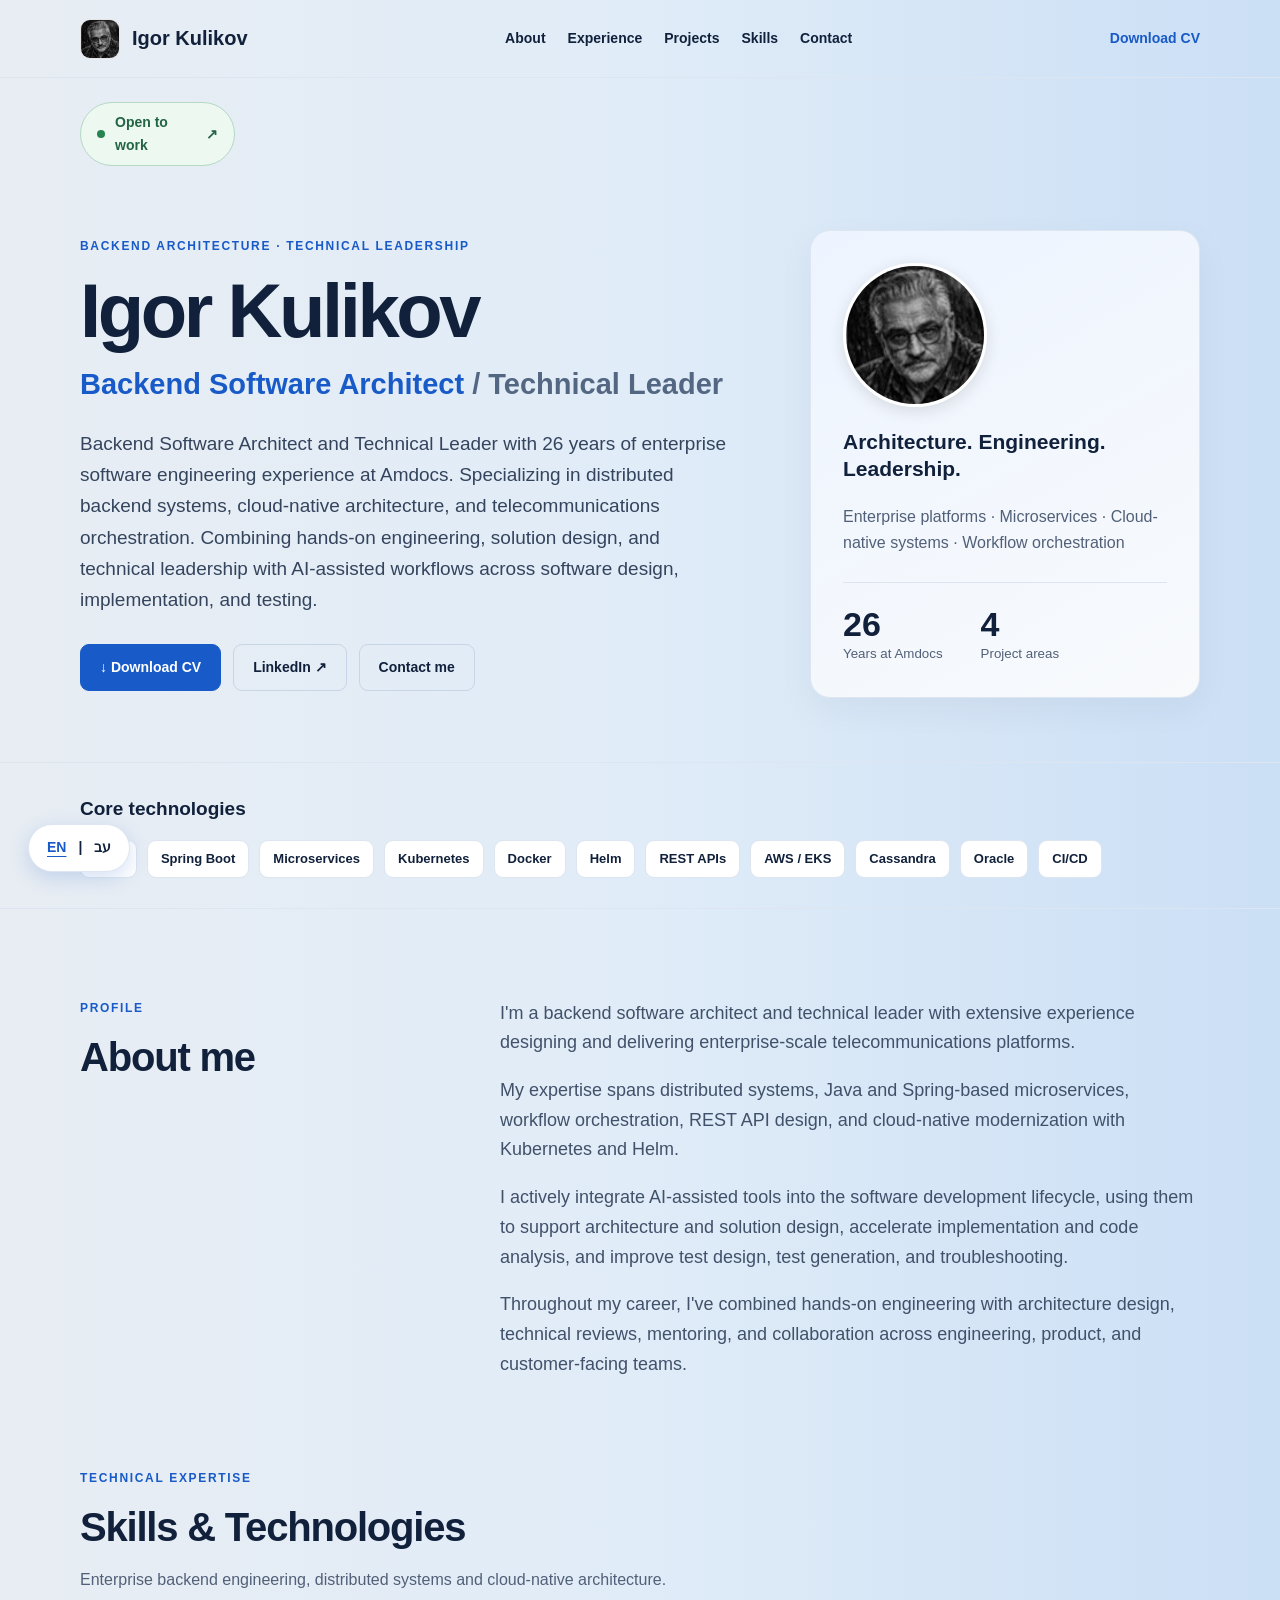
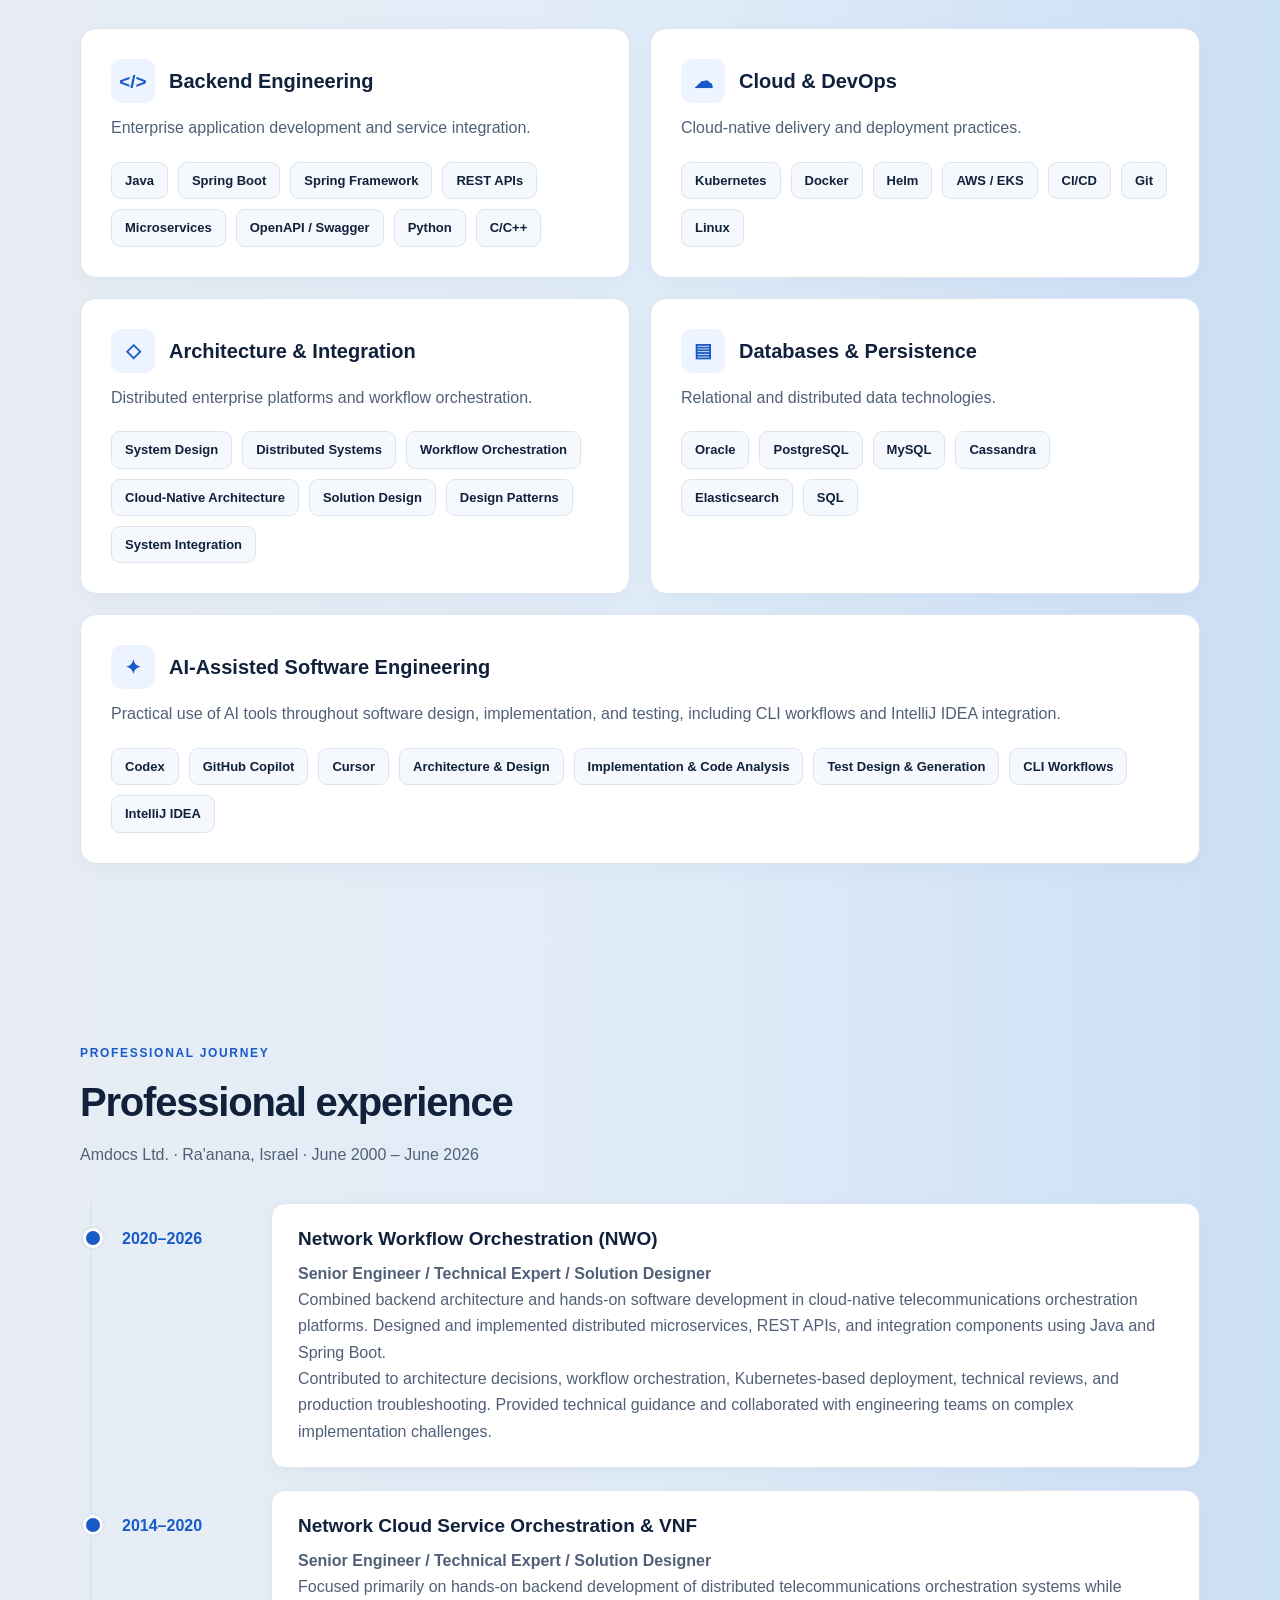
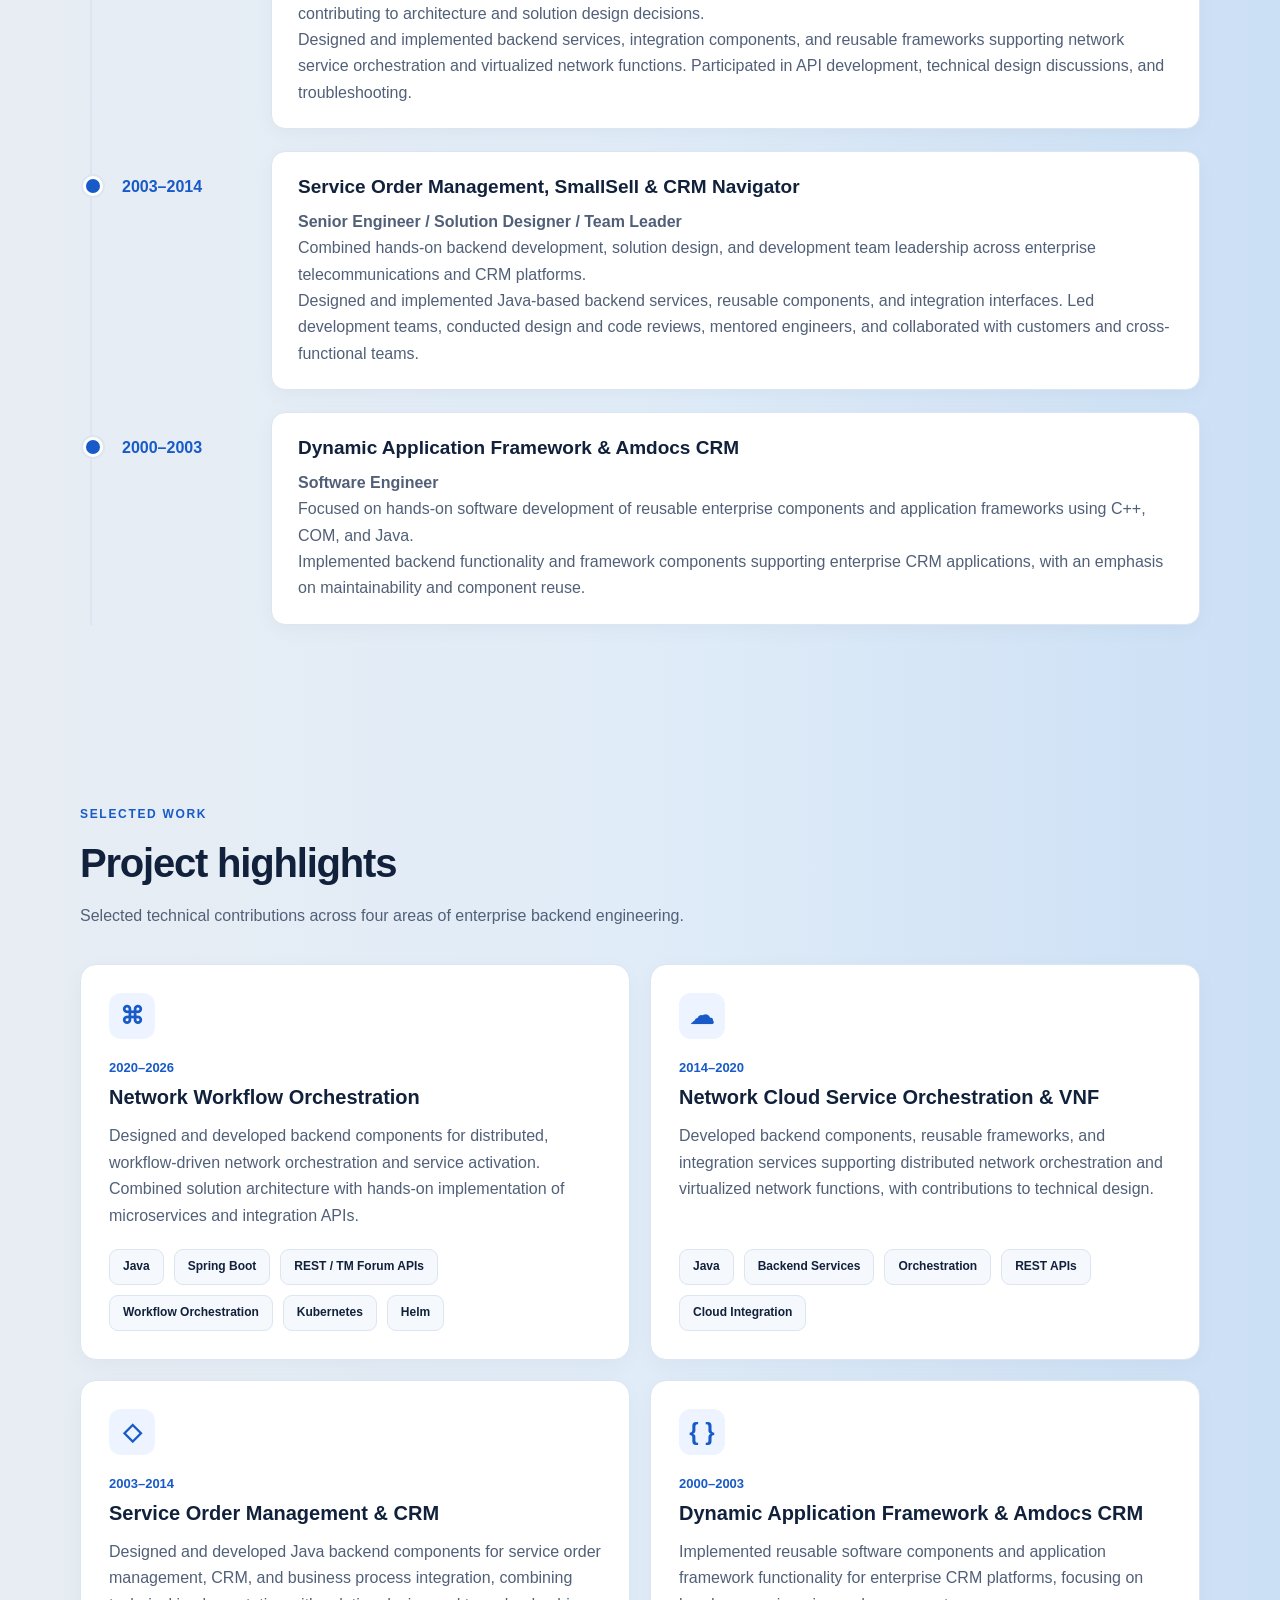
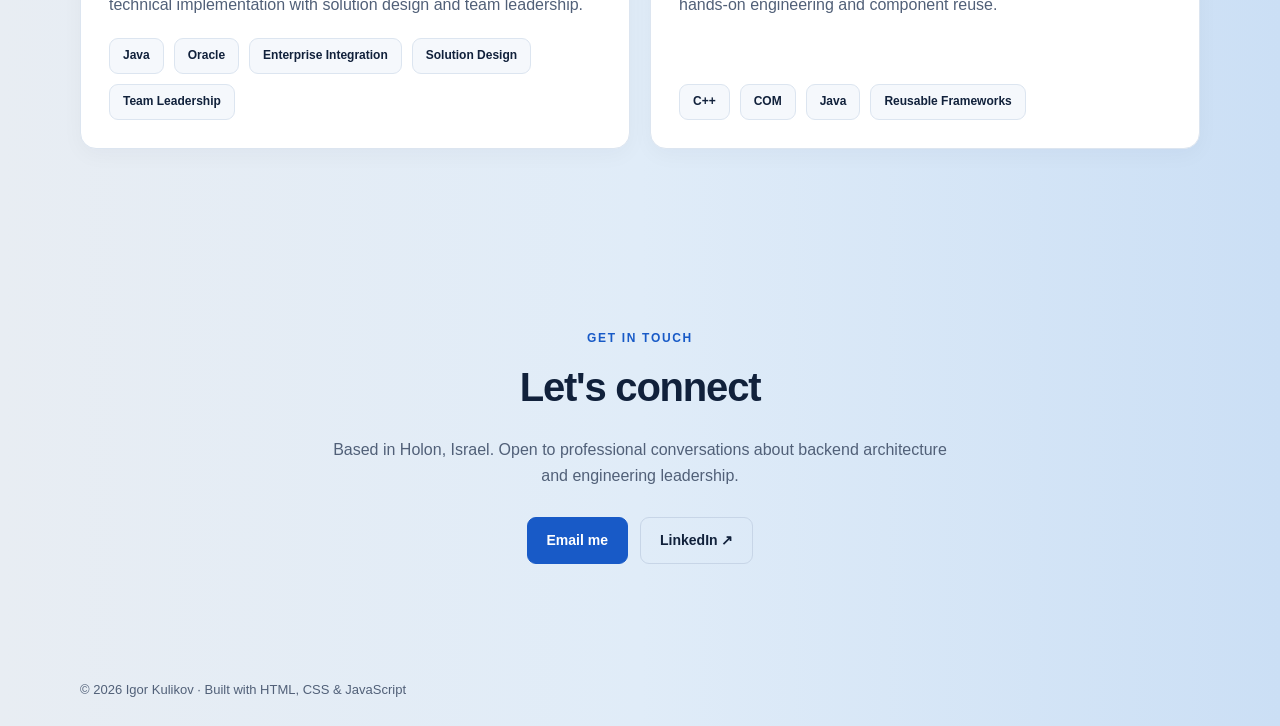
<file: index.html>
<!doctype html>
<html lang="en">
<head>
    <meta charset="utf-8">
    <meta name="viewport" content="width=device-width, initial-scale=1">
    <meta name="description"
          content="Igor Kulikov — Backend Software Architect, Technical Leader and Principal Software Engineer.">
    <meta property="og:locale" content="en_US">
    <title>Igor Kulikov | Backend Software Architect</title>
    <link rel="stylesheet" href="assets/css/style.css">
    <link rel="stylesheet" href="assets/css/design-v3.css">
    <link rel="stylesheet" href="assets/css/design-v4.css">
    <link rel="stylesheet" href="assets/css/content-v6.css">
    <link rel="icon" type="image/svg+xml" href="assets/images/favicon.svg?v=2">
    <link rel="icon" type="image/x-icon" href="assets/images/favicon.ico?v=2">
    <link rel="apple-touch-icon" href="assets/images/apple-touch-icon.png">
    <link rel="stylesheet" href="assets/css/multilingual-v8.css">
    <link rel="alternate" hreflang="en" href="https://igor-kulikov-2026.github.io/">
    <link rel="alternate" hreflang="he" href="https://igor-kulikov-2026.github.io/he/">
    <link rel="alternate" hreflang="x-default" href="https://igor-kulikov-2026.github.io/">
    <!-- Canonical URL -->
    <link rel="canonical" href="https://igor-kulikov-2026.github.io/">

    <!-- Open Graph -->
    <meta property="og:type" content="website">
    <meta property="og:title"
          content="Igor Kulikov | Backend Software Architect">
    <meta property="og:description"
          content="Backend Software Architect and Technical Leader with 26 years of enterprise software engineering experience. Java, distributed systems, cloud-native architecture and AI-assisted development.">
    <meta property="og:url"
          content="https://igor-kulikov-2026.github.io/">
    <meta property="og:image"
          content="https://igor-kulikov-2026.github.io/assets/images/og-image.png">
    <meta property="og:image:width" content="1200">
    <meta property="og:image:height" content="630">
    <meta property="og:site_name" content="Igor Kulikov">

    <!-- Twitter / X -->
    <meta name="twitter:card" content="summary_large_image">
    <meta name="twitter:title"
          content="Igor Kulikov | Backend Software Architect">
    <meta name="twitter:description"
          content="Backend Software Architect and Technical Leader specializing in distributed systems, Java and cloud-native engineering.">
    <meta name="twitter:image"
          content="https://igor-kulikov-2026.github.io/assets/images/og-image.png">
</head>
<body>
<header class="top"><a class="brand" href="#home"><img src="assets/images/profile.jpg" alt="Igor Kulikov"
                                                       class="header-photo"> Igor Kulikov</a>
    <nav aria-label="Main navigation"><a href="#about">About</a><a href="#experience">Experience</a><a href="#projects">Projects</a><a
            href="#skills">Skills</a><a href="#contact">Contact</a></nav>
    <a class="navcv" href="assets/documents/CV_Igor_Kulikov.pdf" download>Download CV</a>
</header>
<main>
    <div class="container availability">
        <a class="availability-badge" href="#contact"><span class="availability-dot" aria-hidden="true"></span>Open to work <span aria-hidden="true">↗</span></a>
    </div>
    <section class="hero container" id="home">
        <div><p class="eyebrow">BACKEND ARCHITECTURE · TECHNICAL LEADERSHIP</p>
            <h1>Igor Kulikov</h1>
            <h2>Backend Software Architect <span>/ Technical Leader</span></h2>
            <p class="lead">Backend Software Architect and Technical Leader with 26 years of enterprise software
                engineering experience at Amdocs. Specializing in distributed backend systems, cloud-native
                architecture, and telecommunications orchestration. Combining hands-on engineering, solution design, and
                technical leadership with AI-assisted workflows across software design, implementation, and testing.</p>
            <div class="actions"><a class="button primary" href="assets/documents/CV_Igor_Kulikov.pdf" download>↓
                Download CV</a><a class="button" href="https://www.linkedin.com/in/igor-kulikov-48605647/"
                                  target="_blank" rel="noopener noreferrer">LinkedIn ↗</a><a class="button"
                                                                                             href="mailto:igorku.mobile@gmail.com">Contact
                me</a></div>
        </div>
        <aside class="hero-panel">
            <img
                    src="assets/images/profile.jpg"
                    alt="Igor Kulikov"
                    class="avatar profile-photo"
            >
            <p class="panel-title">Architecture. Engineering. Leadership.</p>
            <p>Enterprise platforms · Microservices · Cloud-native systems · Workflow orchestration</p>
            <div class="metrics">
                <div><strong>26</strong><small>Years at Amdocs</small></div>
                <div><strong>4</strong><small>Project areas</small></div>
            </div>
        </aside>
    </section>
    <section class="strip">
        <div class="container"><h2>Core technologies</h2>
            <div class="tags"><span>Java</span><span>Spring Boot</span><span>Microservices</span><span>Kubernetes</span><span>Docker</span><span>Helm</span><span>REST APIs</span><span>AWS / EKS</span><span>Cassandra</span><span>Oracle</span><span>CI/CD</span>
            </div>
        </div>
    </section>
    <section class="container section two-col" id="about">
        <div><p class="eyebrow">PROFILE</p>
            <h2>About me</h2></div>
        <div>
            <p>I'm a backend software architect and technical leader with extensive experience designing and delivering
                enterprise-scale telecommunications platforms.</p>
            <p>My expertise spans distributed systems, Java and Spring-based microservices, workflow orchestration, REST
                API design, and cloud-native modernization with Kubernetes and Helm.</p>
            <p>I actively integrate AI-assisted tools into the software development lifecycle, using them to support
                architecture and solution design, accelerate implementation and code analysis, and improve test design,
                test generation, and troubleshooting.</p>
            <p>Throughout my career, I've combined hands-on engineering with architecture design, technical reviews,
                mentoring, and collaboration across engineering, product, and customer-facing teams.</p>
        </div>
    </section>
    <section class="section skills-section" id="skills" aria-labelledby="skills-heading">
        <div class="container">
            <p class="eyebrow">TECHNICAL EXPERTISE</p>
            <h2 id="skills-heading">Skills &amp; Technologies</h2>
            <p class="section-intro">Enterprise backend engineering, distributed systems and cloud-native
                architecture.</p>
            <div class="skills-grid">
                <article class="skill-card">
                    <div class="skill-card-heading"><span class="skill-symbol" aria-hidden="true">&lt;/&gt;</span>
                        <h3>Backend Engineering</h3></div>
                    <p>Enterprise application development and service integration.</p>
                    <div class="tags"><span>Java</span><span>Spring Boot</span><span>Spring Framework</span><span>REST APIs</span><span>Microservices</span><span>OpenAPI / Swagger</span><span>Python</span><span>C/C++</span>
                    </div>
                </article>
                <article class="skill-card">
                    <div class="skill-card-heading"><span class="skill-symbol" aria-hidden="true">☁</span>
                        <h3>Cloud &amp; DevOps</h3></div>
                    <p>Cloud-native delivery and deployment practices.</p>
                    <div class="tags">
                        <span>Kubernetes</span><span>Docker</span><span>Helm</span><span>AWS / EKS</span><span>CI/CD</span><span>Git</span><span>Linux</span>
                    </div>
                </article>
                <article class="skill-card">
                    <div class="skill-card-heading"><span class="skill-symbol" aria-hidden="true">◇</span>
                        <h3>Architecture &amp; Integration</h3></div>
                    <p>Distributed enterprise platforms and workflow orchestration.</p>
                    <div class="tags"><span>System Design</span><span>Distributed Systems</span><span>Workflow Orchestration</span><span>Cloud-Native Architecture</span><span>Solution Design</span><span>Design Patterns</span><span>System Integration</span>
                    </div>
                </article>
                <article class="skill-card">
                    <div class="skill-card-heading"><span class="skill-symbol" aria-hidden="true">▤</span>
                        <h3>Databases &amp; Persistence</h3></div>
                    <p>Relational and distributed data technologies.</p>
                    <div class="tags"><span>Oracle</span><span>PostgreSQL</span><span>MySQL</span><span>Cassandra</span><span>Elasticsearch</span><span>SQL</span>
                    </div>
                </article>
                <article class="skill-card skill-card-ai">
                    <div class="skill-card-heading"><span class="skill-symbol" aria-hidden="true">✦</span>
                        <h3>AI-Assisted Software Engineering</h3></div>
                    <p>Practical use of AI tools throughout software design, implementation, and testing, including CLI
                        workflows and IntelliJ IDEA integration.</p>
                    <div class="tags"><span>Codex</span><span>GitHub Copilot</span><span>Cursor</span><span>Architecture &amp; Design</span><span>Implementation &amp; Code Analysis</span><span>Test Design &amp; Generation</span><span>CLI Workflows</span><span>IntelliJ IDEA</span>
                    </div>
                </article>
            </div>
        </div>
    </section>
    <section class="section muted" id="experience">
        <div class="container">
            <p class="eyebrow">PROFESSIONAL JOURNEY</p>
            <h2>Professional experience</h2>
            <p class="section-intro">Amdocs Ltd. · Ra'anana, Israel · June 2000 – June 2026</p>
            <div class="career-timeline">
                <article class="career-entry">
                    <div class="career-date">2020–2026</div>
                    <div class="career-content">
                        <h3>Network Workflow Orchestration (NWO)</h3>
                        <p><strong>Senior Engineer / Technical Expert / Solution Designer</strong></p>
                        <p>Combined backend architecture and hands-on software development in cloud-native
                            telecommunications orchestration platforms. Designed and implemented distributed
                            microservices, REST APIs, and integration components using Java and Spring Boot.</p>
                        <p>Contributed to architecture decisions, workflow orchestration, Kubernetes-based deployment,
                            technical reviews, and production troubleshooting. Provided technical guidance and
                            collaborated with engineering teams on complex implementation challenges.</p>
                    </div>
                </article>
                <article class="career-entry">
                    <div class="career-date">2014–2020</div>
                    <div class="career-content">
                        <h3>Network Cloud Service Orchestration &amp; VNF</h3>
                        <p><strong>Senior Engineer / Technical Expert / Solution Designer</strong></p>
                        <p>Focused primarily on hands-on backend development of distributed telecommunications
                            orchestration systems while contributing to architecture and solution design decisions.</p>
                        <p>Designed and implemented backend services, integration components, and reusable frameworks
                            supporting network service orchestration and virtualized network functions. Participated in
                            API development, technical design discussions, and troubleshooting.</p>
                    </div>
                </article>
                <article class="career-entry">
                    <div class="career-date">2003–2014</div>
                    <div class="career-content">
                        <h3>Service Order Management, SmallSell &amp; CRM Navigator</h3>
                        <p><strong>Senior Engineer / Solution Designer / Team Leader</strong></p>
                        <p>Combined hands-on backend development, solution design, and development team leadership
                            across enterprise telecommunications and CRM platforms.</p>
                        <p>Designed and implemented Java-based backend services, reusable components, and integration
                            interfaces. Led development teams, conducted design and code reviews, mentored engineers,
                            and collaborated with customers and cross-functional teams.</p>
                    </div>
                </article>
                <article class="career-entry">
                    <div class="career-date">2000–2003</div>
                    <div class="career-content">
                        <h3>Dynamic Application Framework &amp; Amdocs CRM</h3>
                        <p><strong>Software Engineer</strong></p>
                        <p>Focused on hands-on software development of reusable enterprise components and application
                            frameworks using C++, COM, and Java.</p>
                        <p>Implemented backend functionality and framework components supporting enterprise CRM
                            applications, with an emphasis on maintainability and component reuse.</p>
                    </div>
                </article>
            </div>
        </div>
    </section>
    <section class="container section" id="projects">
        <p class="eyebrow">SELECTED WORK</p>
        <h2>Project highlights</h2>
        <p class="section-intro">Selected technical contributions across four areas of enterprise backend
            engineering.</p>
        <div class="project-grid">
            <article class="project-card">
                <div class="project-symbol" aria-hidden="true">⌘</div>
                <p class="project-period">2020–2026</p>
                <h3>Network Workflow Orchestration</h3>
                <p>Designed and developed backend components for distributed, workflow-driven network orchestration and
                    service activation. Combined solution architecture with hands-on implementation of microservices and
                    integration APIs.</p>
                <div class="tags compact">
                    <span>Java</span><span>Spring Boot</span><span>REST / TM Forum APIs</span><span>Workflow Orchestration</span><span>Kubernetes</span><span>Helm</span>
                </div>
            </article>
            <article class="project-card">
                <div class="project-symbol" aria-hidden="true">☁</div>
                <p class="project-period">2014–2020</p>
                <h3>Network Cloud Service Orchestration &amp; VNF</h3>
                <p>Developed backend components, reusable frameworks, and integration services supporting distributed
                    network orchestration and virtualized network functions, with contributions to technical design.</p>
                <div class="tags compact"><span>Java</span><span>Backend Services</span><span>Orchestration</span><span>REST APIs</span><span>Cloud Integration</span>
                </div>
            </article>
            <article class="project-card">
                <div class="project-symbol" aria-hidden="true">◇</div>
                <p class="project-period">2003–2014</p>
                <h3>Service Order Management &amp; CRM</h3>
                <p>Designed and developed Java backend components for service order management, CRM, and business
                    process integration, combining technical implementation with solution design and team
                    leadership.</p>
                <div class="tags compact"><span>Java</span><span>Oracle</span><span>Enterprise Integration</span><span>Solution Design</span><span>Team Leadership</span>
                </div>
            </article>
            <article class="project-card">
                <div class="project-symbol" aria-hidden="true">{ }</div>
                <p class="project-period">2000–2003</p>
                <h3>Dynamic Application Framework &amp; Amdocs CRM</h3>
                <p>Implemented reusable software components and application framework functionality for enterprise CRM
                    platforms, focusing on hands-on engineering and component reuse.</p>
                <div class="tags compact">
                    <span>C++</span><span>COM</span><span>Java</span><span>Reusable Frameworks</span></div>
            </article>
        </div>
    </section>
    <section class="contact section" id="contact">
        <div class="container"><p class="eyebrow">GET IN TOUCH</p>
            <h2>Let's connect</h2>
            <p>Based in Holon, Israel. Open to professional conversations about backend architecture and engineering
                leadership.</p>
            <div class="actions"><a class="button primary" href="mailto:igorku.mobile@gmail.com">Email me</a><a
                    class="button" href="https://www.linkedin.com/in/igor-kulikov-48605647/" target="_blank"
                    rel="noopener noreferrer">LinkedIn ↗</a></div>
        </div>
    </section>
</main>
<footer>
    <div class="container">© <span id="year">2026</span> Igor Kulikov · Built with HTML, CSS & JavaScript</div>
</footer>
<!-- Back to Top -->
<button
        id="backToTop"
        class="back-to-top"
        type="button"
        aria-label="Back to top"
        title="Back to top"
>
    ↑
</button>
<script src="assets/js/main.js"></script>
<script defer src="assets/js/multilingual-v8.js"></script>
<!-- Floating language switcher -->
<nav class="language-switcher floating-language-switcher"
     aria-label="Language selection">
    <a href="./index.html" data-lang-target="en" lang="en" aria-current="page">EN</a>
    <span aria-hidden="true">|</span>
    <a href="./he/index.html" data-lang-target="he" lang="he" dir="rtl">עב</a>
</nav>
</body>
</html>
</file>
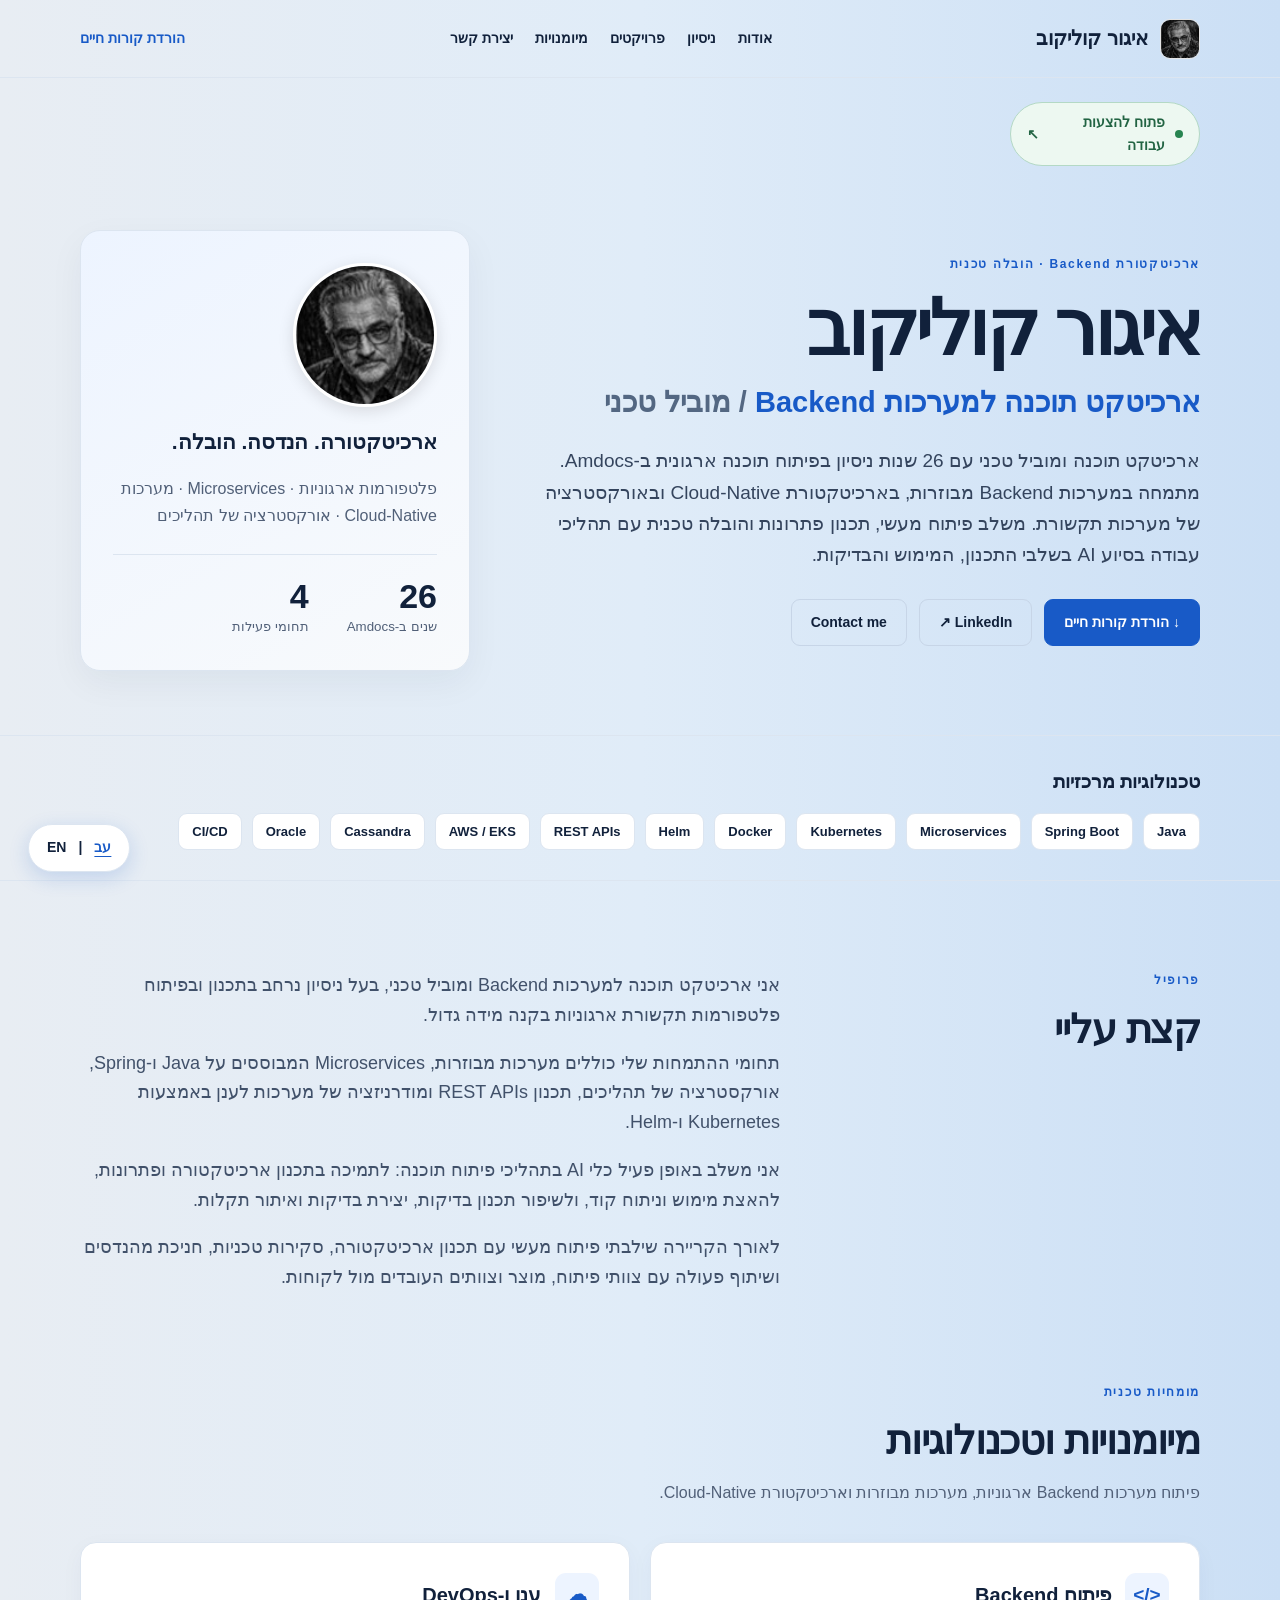
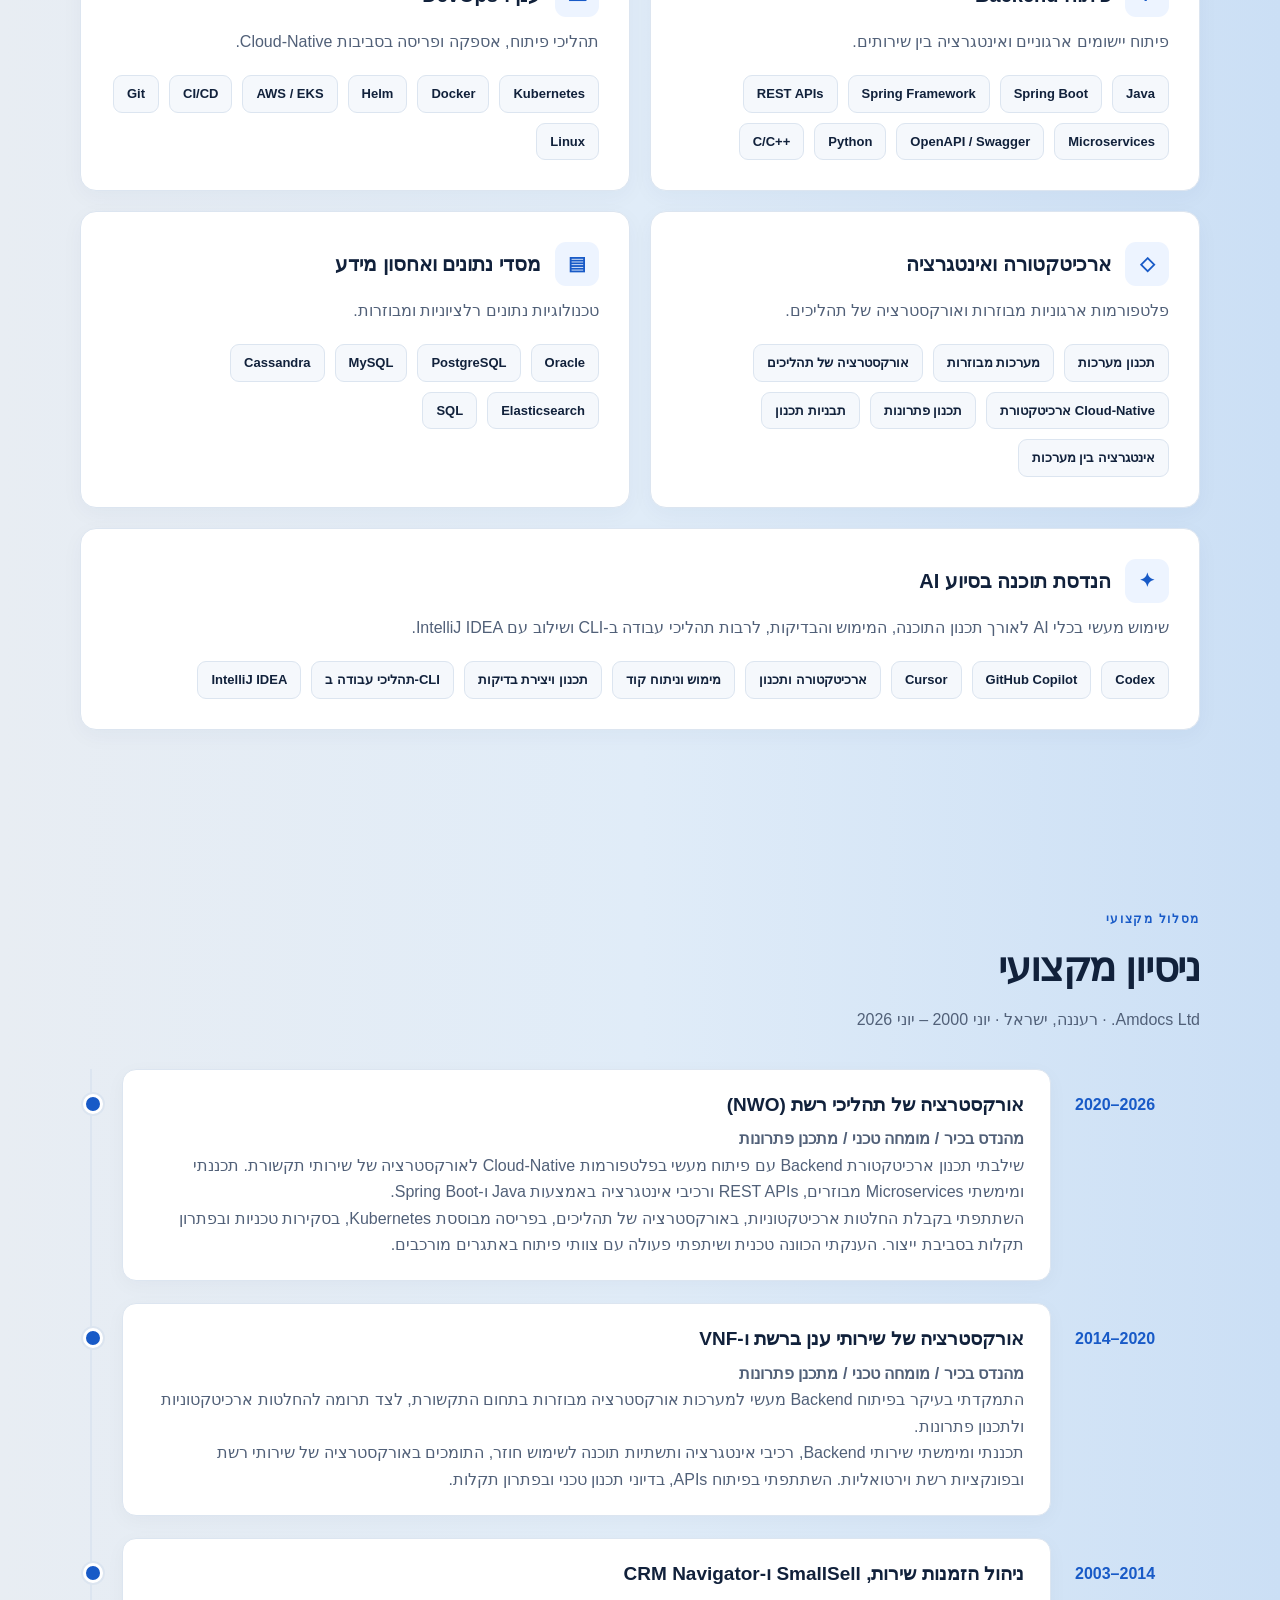
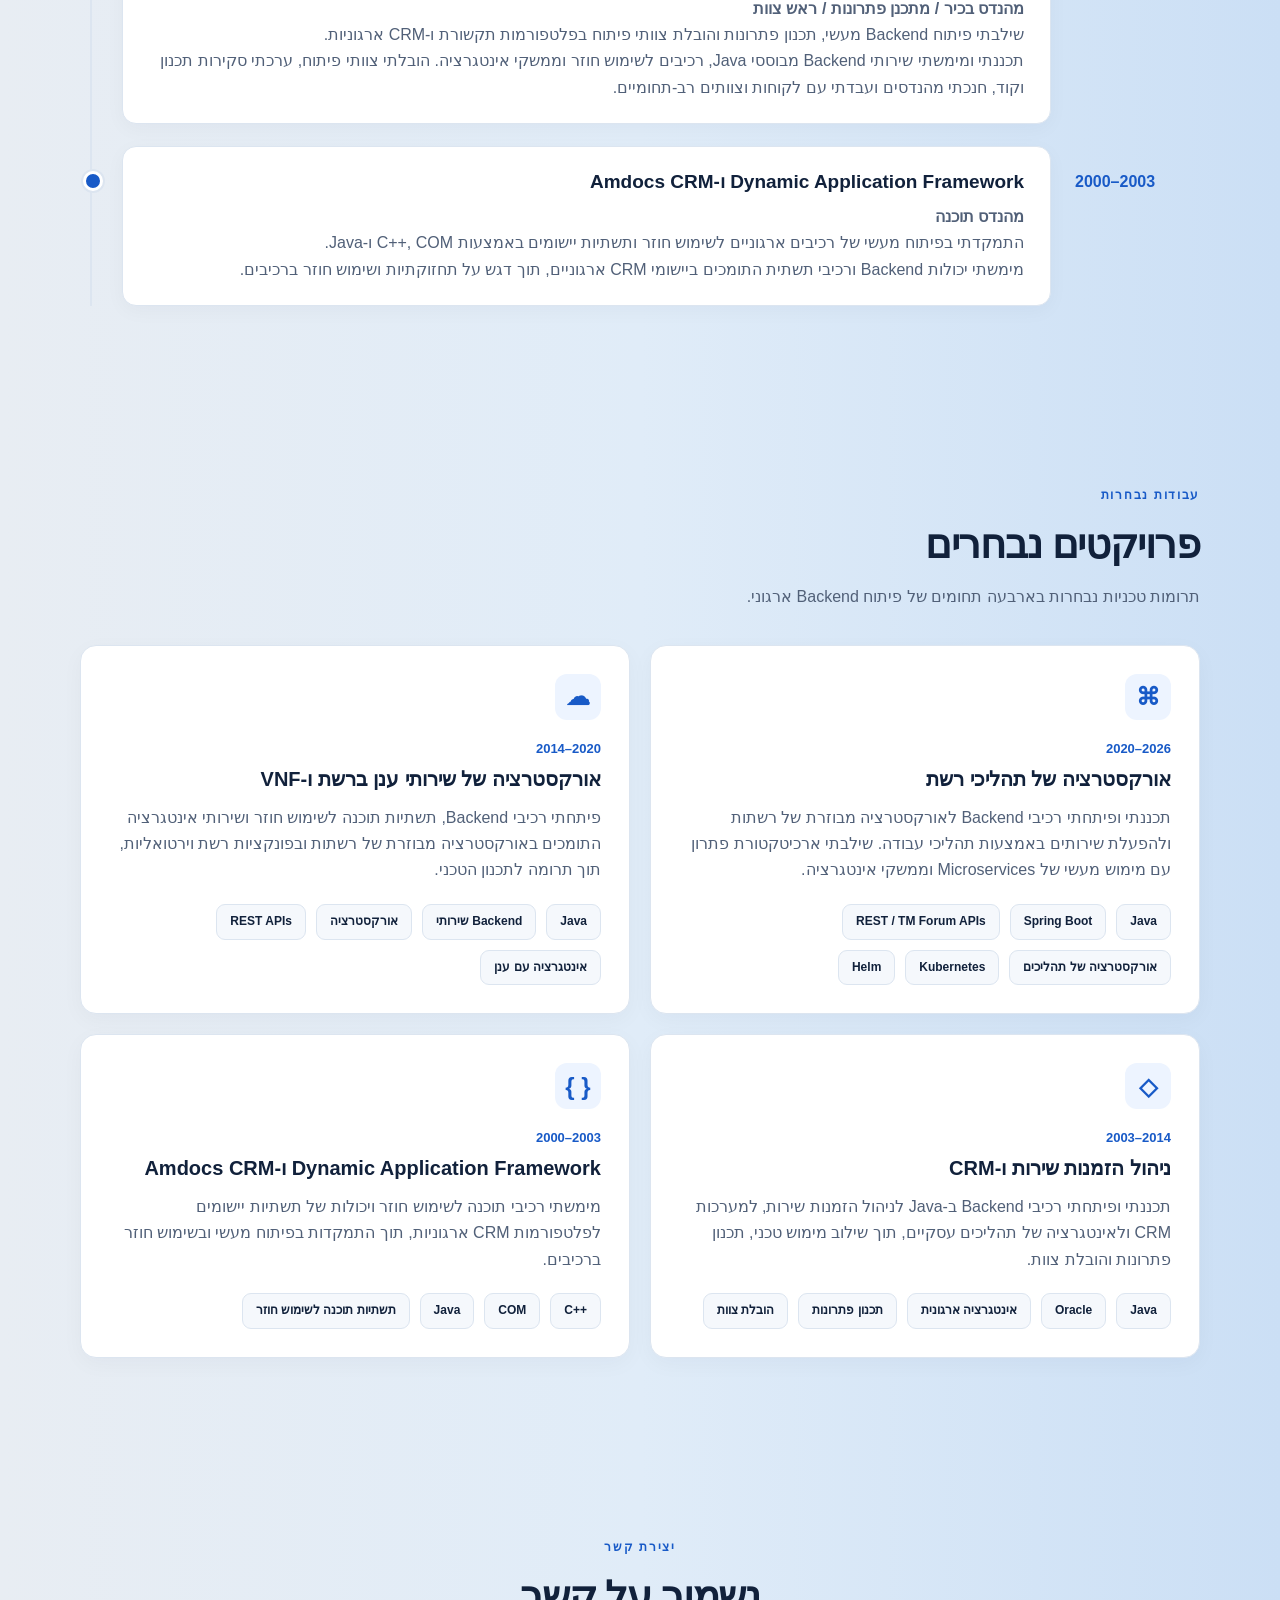
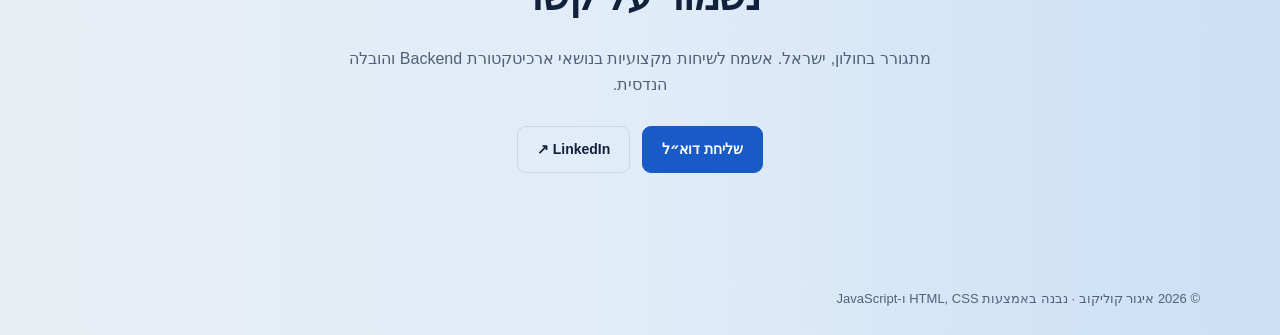
<file: he/index.html>
<!doctype html>


<html dir="rtl" lang="he">
<head>
<meta charset="utf-8"/>
<meta content="width=device-width, initial-scale=1" name="viewport"/>
<meta content="איגור קוליקוב — ארכיטקט תוכנה למערכות Backend ומוביל טכני עם 26 שנות ניסיון בפיתוח מערכות ארגוניות, Java ו-Cloud-Native." name="description"/>
<title>איגור קוליקוב | ארכיטקט תוכנה ומוביל טכני</title>
<link href="../assets/css/style.css" rel="stylesheet"/>
<link href="../assets/css/design-v3.css" rel="stylesheet"/>
<link href="../assets/css/design-v4.css" rel="stylesheet"/>
<link href="../assets/css/content-v6.css" rel="stylesheet"/>
<link href="../assets/images/favicon.svg?v=2" rel="icon" type="image/svg+xml"/>
<link href="../assets/images/favicon.ico?v=2" rel="icon" type="image/x-icon"/>
<link href="../assets/images/apple-touch-icon.png" rel="apple-touch-icon"/>
<link href="../assets/css/multilingual-v8.css" rel="stylesheet"/>
<link href="https://igor-kulikov-2026.github.io/" hreflang="en" rel="alternate"/>
<link href="https://igor-kulikov-2026.github.io/he/" hreflang="he" rel="alternate"/>
<link href="https://igor-kulikov-2026.github.io/" hreflang="x-default" rel="alternate"/>
<!-- Canonical URL -->
<link href="https://igor-kulikov-2026.github.io/he/" rel="canonical"/>
<!-- Open Graph -->
<meta content="website" property="og:type"/>
<meta content="איגור קוליקוב | ארכיטקט תוכנה ומוביל טכני" property="og:title"/>
<meta content="26 שנות ניסיון בארכיטקטורת Backend, מערכות מבוזרות, Java, Cloud-Native והובלה טכנית." property="og:description"/>
<meta content="https://igor-kulikov-2026.github.io/he/" property="og:url"/>
<meta content="https://igor-kulikov-2026.github.io/assets/images/og-image.png" property="og:image"/>
<meta content="1200" property="og:image:width"/>
<meta content="630" property="og:image:height"/>
<meta content="Igor Kulikov" property="og:site_name"/>
<!-- Twitter / X -->
<meta content="summary_large_image" name="twitter:card"/>
<meta content="איגור קוליקוב | ארכיטקט תוכנה ומוביל טכני" name="twitter:title"/>
<meta content="ארכיטקטורת Backend, מערכות מבוזרות, Java, Cloud-Native והובלה טכנית." name="twitter:description"/>
<meta content="https://igor-kulikov-2026.github.io/assets/images/og-image.png" name="twitter:image"/>
<meta content="he_IL" property="og:locale"/><meta content="איגור קוליקוב — ארכיטקט תוכנה ומוביל טכני" property="og:image:alt"/></head>
<body>
<header class="top"><a class="brand" href="#home"><img alt="Igor Kulikov" class="header-photo" src="../assets/images/profile.jpg"/> איגור קוליקוב</a>
<nav aria-label="Main navigation"><a href="#about">אודות</a><a href="#experience">ניסיון</a><a href="#projects">פרויקטים</a><a href="#skills">מיומנויות</a><a href="#contact">יצירת קשר</a></nav>
<a class="navcv" download="" href="../assets/documents/CV_Igor_Kulikov.pdf">הורדת קורות חיים</a>
</header>
<main>
<div class="container availability">
<a class="availability-badge" href="#contact"><span class="availability-dot" aria-hidden="true"></span>פתוח להצעות עבודה <span aria-hidden="true">↖</span></a>
</div>
<section class="hero container" id="home">
<div><p class="eyebrow">ארכיטקטורת Backend · הובלה טכנית</p>
<h1>איגור קוליקוב</h1>
<h2>ארכיטקט תוכנה למערכות Backend <span>/ מוביל טכני</span></h2>
<p class="lead">ארכיטקט תוכנה ומוביל טכני עם 26 שנות ניסיון בפיתוח תוכנה ארגונית ב-Amdocs. מתמחה במערכות Backend מבוזרות, בארכיטקטורת Cloud-Native ובאורקסטרציה של מערכות תקשורת. משלב פיתוח מעשי, תכנון פתרונות והובלה טכנית עם תהליכי עבודה בסיוע AI בשלבי התכנון, המימוש והבדיקות.</p>
<div class="actions"><a class="button primary" download="" href="../assets/documents/CV_Igor_Kulikov.pdf">↓ הורדת קורות חיים</a><a class="button" href="https://www.linkedin.com/in/igor-kulikov-48605647/" rel="noopener noreferrer" target="_blank">LinkedIn ↗</a><a class="button" href="mailto:igorku.mobile@gmail.com">Contact
                me</a></div>
</div>
<aside class="hero-panel">
<img alt="Igor Kulikov" class="avatar profile-photo" src="../assets/images/profile.jpg"/>
<p class="panel-title">ארכיטקטורה. הנדסה. הובלה.</p>
<p>פלטפורמות ארגוניות · Microservices · מערכות Cloud-Native · אורקסטרציה של תהליכים</p>
<div class="metrics">
<div><strong>26</strong><small>שנים ב-Amdocs</small></div>
<div><strong>4</strong><small>תחומי פעילות</small></div>
</div>
</aside>
</section>
<section class="strip">
<div class="container"><h2>טכנולוגיות מרכזיות</h2>
<div class="tags"><span dir="ltr">Java</span><span dir="ltr">Spring Boot</span><span dir="ltr">Microservices</span><span dir="ltr">Kubernetes</span><span dir="ltr">Docker</span><span dir="ltr">Helm</span><span dir="ltr">REST APIs</span><span dir="ltr">AWS / EKS</span><span dir="ltr">Cassandra</span><span dir="ltr">Oracle</span><span dir="ltr">CI/CD</span>
</div>
</div>
</section>
<section class="container section two-col" id="about">
<div><p class="eyebrow">פרופיל</p><h2>קצת עליי</h2></div>
<div>
<p>אני ארכיטקט תוכנה למערכות Backend ומוביל טכני, בעל ניסיון נרחב בתכנון ובפיתוח פלטפורמות תקשורת ארגוניות בקנה מידה גדול.</p>
<p>תחומי ההתמחות שלי כוללים מערכות מבוזרות, Microservices המבוססים על Java ו-Spring, אורקסטרציה של תהליכים, תכנון REST APIs ומודרניזציה של מערכות לענן באמצעות Kubernetes ו-Helm.</p>
<p>אני משלב באופן פעיל כלי AI בתהליכי פיתוח תוכנה: לתמיכה בתכנון ארכיטקטורה ופתרונות, להאצת מימוש וניתוח קוד, ולשיפור תכנון בדיקות, יצירת בדיקות ואיתור תקלות.</p>
<p>לאורך הקריירה שילבתי פיתוח מעשי עם תכנון ארכיטקטורה, סקירות טכניות, חניכת מהנדסים ושיתוף פעולה עם צוותי פיתוח, מוצר וצוותים העובדים מול לקוחות.</p>
</div>
</section>
<section aria-labelledby="skills-heading" class="section skills-section" id="skills">
<div class="container">
<p class="eyebrow">מומחיות טכנית</p>
<h2 id="skills-heading">מיומנויות וטכנולוגיות</h2>
<p class="section-intro">פיתוח מערכות Backend ארגוניות, מערכות מבוזרות וארכיטקטורת Cloud-Native.</p>
<div class="skills-grid">
<article class="skill-card">
<div class="skill-card-heading"><span aria-hidden="true" class="skill-symbol">&lt;/&gt;</span><h3>פיתוח Backend</h3></div>
<p>פיתוח יישומים ארגוניים ואינטגרציה בין שירותים.</p>
<div class="tags"><span dir="ltr">Java</span><span dir="ltr">Spring Boot</span><span dir="ltr">Spring Framework</span><span dir="ltr">REST APIs</span><span dir="ltr">Microservices</span><span dir="ltr">OpenAPI / Swagger</span><span dir="ltr">Python</span><span dir="ltr">C/C++</span></div>
</article>
<article class="skill-card">
<div class="skill-card-heading"><span aria-hidden="true" class="skill-symbol">☁</span><h3>ענן ו-DevOps</h3></div>
<p>תהליכי פיתוח, אספקה ופריסה בסביבות Cloud-Native.</p>
<div class="tags"><span dir="ltr">Kubernetes</span><span dir="ltr">Docker</span><span dir="ltr">Helm</span><span dir="ltr">AWS / EKS</span><span dir="ltr">CI/CD</span><span dir="ltr">Git</span><span dir="ltr">Linux</span></div>
</article>
<article class="skill-card">
<div class="skill-card-heading"><span aria-hidden="true" class="skill-symbol">◇</span><h3>ארכיטקטורה ואינטגרציה</h3></div>
<p>פלטפורמות ארגוניות מבוזרות ואורקסטרציה של תהליכים.</p>
<div class="tags"><span>תכנון מערכות</span><span>מערכות מבוזרות</span><span>אורקסטרציה של תהליכים</span><span dir="ltr">ארכיטקטורת Cloud-Native</span><span>תכנון פתרונות</span><span>תבניות תכנון</span><span>אינטגרציה בין מערכות</span></div>
</article>
<article class="skill-card">
<div class="skill-card-heading"><span aria-hidden="true" class="skill-symbol">▤</span><h3>מסדי נתונים ואחסון מידע</h3></div>
<p>טכנולוגיות נתונים רלציוניות ומבוזרות.</p>
<div class="tags"><span dir="ltr">Oracle</span><span dir="ltr">PostgreSQL</span><span dir="ltr">MySQL</span><span dir="ltr">Cassandra</span><span dir="ltr">Elasticsearch</span><span dir="ltr">SQL</span></div>
</article>
<article class="skill-card skill-card-ai">
<div class="skill-card-heading"><span aria-hidden="true" class="skill-symbol">✦</span><h3>הנדסת תוכנה בסיוע AI</h3></div>
<p>שימוש מעשי בכלי AI לאורך תכנון התוכנה, המימוש והבדיקות, לרבות תהליכי עבודה ב-CLI ושילוב עם IntelliJ IDEA.</p>
<div class="tags"><span dir="ltr">Codex</span><span dir="ltr">GitHub Copilot</span><span dir="ltr">Cursor</span><span>ארכיטקטורה ותכנון</span><span>מימוש וניתוח קוד</span><span>תכנון ויצירת בדיקות</span><span dir="ltr">תהליכי עבודה ב-CLI</span><span dir="ltr">IntelliJ IDEA</span></div>
</article>
</div>
</div>
</section>
<section class="section muted" id="experience">
<div class="container">
<p class="eyebrow">מסלול מקצועי</p>
<h2>ניסיון מקצועי</h2>
<p class="section-intro">Amdocs Ltd. · רעננה, ישראל · יוני 2000 – יוני 2026</p>
<div class="career-timeline">
<article class="career-entry">
<div class="career-date" dir="ltr">2020–2026</div>
<div class="career-content">
<h3>אורקסטרציה של תהליכי רשת (NWO)</h3>
<p><strong>מהנדס בכיר / מומחה טכני / מתכנן פתרונות</strong></p>
<p>שילבתי תכנון ארכיטקטורת Backend עם פיתוח מעשי בפלטפורמות Cloud-Native לאורקסטרציה של שירותי תקשורת. תכננתי ומימשתי Microservices מבוזרים, REST APIs ורכיבי אינטגרציה באמצעות Java ו-Spring Boot.</p>
<p>השתתפתי בקבלת החלטות ארכיטקטוניות, באורקסטרציה של תהליכים, בפריסה מבוססת Kubernetes, בסקירות טכניות ובפתרון תקלות בסביבת ייצור. הענקתי הכוונה טכנית ושיתפתי פעולה עם צוותי פיתוח באתגרים מורכבים.</p>
</div>
</article>
<article class="career-entry">
<div class="career-date" dir="ltr">2014–2020</div>
<div class="career-content">
<h3>אורקסטרציה של שירותי ענן ברשת ו-VNF</h3>
<p><strong>מהנדס בכיר / מומחה טכני / מתכנן פתרונות</strong></p>
<p>התמקדתי בעיקר בפיתוח Backend מעשי למערכות אורקסטרציה מבוזרות בתחום התקשורת, לצד תרומה להחלטות ארכיטקטוניות ולתכנון פתרונות.</p>
<p>תכננתי ומימשתי שירותי Backend, רכיבי אינטגרציה ותשתיות תוכנה לשימוש חוזר, התומכים באורקסטרציה של שירותי רשת ובפונקציות רשת וירטואליות. השתתפתי בפיתוח APIs, בדיוני תכנון טכני ובפתרון תקלות.</p>
</div>
</article>
<article class="career-entry">
<div class="career-date" dir="ltr">2003–2014</div>
<div class="career-content">
<h3>ניהול הזמנות שירות, SmallSell ו-CRM Navigator</h3>
<p><strong>מהנדס בכיר / מתכנן פתרונות / ראש צוות</strong></p>
<p>שילבתי פיתוח Backend מעשי, תכנון פתרונות והובלת צוותי פיתוח בפלטפורמות תקשורת ו-CRM ארגוניות.</p>
<p>תכננתי ומימשתי שירותי Backend מבוססי Java, רכיבים לשימוש חוזר וממשקי אינטגרציה. הובלתי צוותי פיתוח, ערכתי סקירות תכנון וקוד, חנכתי מהנדסים ועבדתי עם לקוחות וצוותים רב-תחומיים.</p>
</div>
</article>
<article class="career-entry">
<div class="career-date" dir="ltr">2000–2003</div>
<div class="career-content">
<h3>Dynamic Application Framework ו-Amdocs CRM</h3>
<p><strong>מהנדס תוכנה</strong></p>
<p>התמקדתי בפיתוח מעשי של רכיבים ארגוניים לשימוש חוזר ותשתיות יישומים באמצעות C++, COM ו-Java.</p>
<p>מימשתי יכולות Backend ורכיבי תשתית התומכים ביישומי CRM ארגוניים, תוך דגש על תחזוקתיות ושימוש חוזר ברכיבים.</p>
</div>
</article>
</div>
</div>
</section>
<section class="container section" id="projects">
<p class="eyebrow">עבודות נבחרות</p>
<h2>פרויקטים נבחרים</h2>
<p class="section-intro">תרומות טכניות נבחרות בארבעה תחומים של פיתוח Backend ארגוני.</p>
<div class="project-grid">
<article class="project-card">
<div aria-hidden="true" class="project-symbol">⌘</div>
<p class="project-period" dir="ltr">2020–2026</p>
<h3>אורקסטרציה של תהליכי רשת</h3>
<p>תכננתי ופיתחתי רכיבי Backend לאורקסטרציה מבוזרת של רשתות ולהפעלת שירותים באמצעות תהליכי עבודה. שילבתי ארכיטקטורת פתרון עם מימוש מעשי של Microservices וממשקי אינטגרציה.</p>
<div class="tags compact"><span dir="ltr">Java</span><span dir="ltr">Spring Boot</span><span dir="ltr">REST / TM Forum APIs</span><span>אורקסטרציה של תהליכים</span><span dir="ltr">Kubernetes</span><span dir="ltr">Helm</span></div>
</article>
<article class="project-card">
<div aria-hidden="true" class="project-symbol">☁</div>
<p class="project-period" dir="ltr">2014–2020</p>
<h3>אורקסטרציה של שירותי ענן ברשת ו-VNF</h3>
<p>פיתחתי רכיבי Backend, תשתיות תוכנה לשימוש חוזר ושירותי אינטגרציה התומכים באורקסטרציה מבוזרת של רשתות ובפונקציות רשת וירטואליות, תוך תרומה לתכנון הטכני.</p>
<div class="tags compact"><span dir="ltr">Java</span><span dir="ltr">שירותי Backend</span><span>אורקסטרציה</span><span dir="ltr">REST APIs</span><span>אינטגרציה עם ענן</span></div>
</article>
<article class="project-card">
<div aria-hidden="true" class="project-symbol">◇</div>
<p class="project-period" dir="ltr">2003–2014</p>
<h3>ניהול הזמנות שירות ו-CRM</h3>
<p>תכננתי ופיתחתי רכיבי Backend ב-Java לניהול הזמנות שירות, למערכות CRM ולאינטגרציה של תהליכים עסקיים, תוך שילוב מימוש טכני, תכנון פתרונות והובלת צוות.</p>
<div class="tags compact"><span dir="ltr">Java</span><span dir="ltr">Oracle</span><span>אינטגרציה ארגונית</span><span>תכנון פתרונות</span><span>הובלת צוות</span></div>
</article>
<article class="project-card">
<div aria-hidden="true" class="project-symbol">{ }</div>
<p class="project-period" dir="ltr">2000–2003</p>
<h3>Dynamic Application Framework ו-Amdocs CRM</h3>
<p>מימשתי רכיבי תוכנה לשימוש חוזר ויכולות של תשתיות יישומים לפלטפורמות CRM ארגוניות, תוך התמקדות בפיתוח מעשי ובשימוש חוזר ברכיבים.</p>
<div class="tags compact"><span dir="ltr">C++</span><span dir="ltr">COM</span><span dir="ltr">Java</span><span>תשתיות תוכנה לשימוש חוזר</span></div>
</article>
</div>
</section>
<section class="contact section" id="contact">
<div class="container"><p class="eyebrow">יצירת קשר</p>
<h2>נשמור על קשר</h2>
<p>מתגורר בחולון, ישראל. אשמח לשיחות מקצועיות בנושאי ארכיטקטורת Backend והובלה הנדסית.</p>
<div class="actions"><a class="button primary" href="mailto:igorku.mobile@gmail.com">שליחת דוא״ל</a><a class="button" href="https://www.linkedin.com/in/igor-kulikov-48605647/" rel="noopener noreferrer" target="_blank">LinkedIn ↗</a></div>
</div>
</section>
</main>
<footer>
<div class="container">© <span id="year">2026</span> איגור קוליקוב · נבנה באמצעות HTML, CSS ו-JavaScript</div>
</footer>
<!-- Back to Top -->
<button aria-label="Back to top" class="back-to-top" id="backToTop" title="Back to top" type="button">
    ↑
</button>
<script src="../assets/js/main.js"></script>
<script defer src="../assets/js/multilingual-v8.js"></script>
<!-- Floating language switcher -->
<nav class="language-switcher floating-language-switcher"
     aria-label="בחירת שפה">
    <a href="../index.html"
       data-lang-target="en"
       lang="en">EN</a>
    <span aria-hidden="true">|</span>
    <a href="./index.html"
       data-lang-target="he"
       lang="he"
       dir="rtl"
       aria-current="page">עב</a>
</nav>
</body>
</html>
</file>
<file: assets/css/style.css>
:root {
    --ink:#11213b;
    --muted:#516078;
    --blue:#185ac7;
    --line:#dce5f0;
    --soft:#f5f8fc;
}

* {
    box-sizing:border-box;
}

html {
    scroll-behavior:smooth;
}

body {
    margin:0;
    font:16px/1.65 -apple-system,BlinkMacSystemFont,"Segoe UI",Arial,sans-serif;
    color:var(--ink);
    background:linear-gradient(90deg,#e8edf3 0%,#e0ecf8 50%,#cbdff5 100%);
}

a {
    color:inherit;
    text-decoration:none;
}

a:focus-visible {
    outline:3px solid var(--blue);
    outline-offset:4px;
}

.container {
    width:min(1120px,calc(100% - 48px));
    margin:auto;
}

.top {
    min-height:78px;
    display:flex;
    align-items:center;
    justify-content:space-between;
    gap:25px;
    padding:12px max(24px,calc((100% - 1120px)/2));
    border-bottom:1px solid var(--line);
}

.brand {
    font-size:20px;
    font-weight:750;
    white-space:nowrap;
    display:flex;
    align-items:center;
    gap:12px;
}

.monogram {
    background:#102f63;
    color:white;
    padding:7px 10px;
    border-radius:9px;
}

.top nav {
    display:flex;
    gap:22px;
    font-size:14px;
    font-weight:600;
}

.top nav a:hover {
    color:var(--blue);
}

.navcv {
    color:var(--blue);
    font-weight:700;
    font-size:14px;
    white-space:nowrap;
}

.availability {
    padding-top:24px;
}

.availability-badge {
    display:inline-flex;
    align-items:center;
    gap:10px;
    max-width:100%;
    padding:8px 16px;
    border:1px solid #b4d9c5;
    border-radius:999px;
    background:#edf8f1;
    color:#226443;
    font-size:14px;
    font-weight:700;
}

.availability-badge:hover {
    background:#dff1e6;
    border-color:#7fbc9b;
}

.availability-dot {
    flex:0 0 8px;
    height:8px;
    border-radius:50%;
    background:#278450;
}

.hero {
    display:grid;
    grid-template-columns:1.35fr .8fr;
    gap:72px;
    align-items:center;
    padding-top:64px;
    padding-bottom:64px;
}

.eyebrow {
    letter-spacing:.14em;
    font-size:12px;
    font-weight:750;
    color:var(--blue);
    margin:0 0 14px;
}

.hero h1 {
    font-size:clamp(46px,6vw,76px);
    letter-spacing:-.045em;
    line-height:1.05;
    margin:0 0 15px;
}

.hero h2 {
    font-size:clamp(21px,2.5vw,29px);
    line-height:1.3;
    color:var(--blue);
    margin:0 0 24px;
}

.hero h2 span {
    color:#536782;
}

.lead {
    font-size:19px;
    max-width:660px;
    color:#34445d;
}

.actions {
    display:flex;
    gap:12px;
    flex-wrap:wrap;
    margin-top:28px;
}

.button {
    display:inline-flex;
    align-items:center;
    justify-content:center;
    border:1px solid #c7d5e7;
    border-radius:9px;
    padding:11px 19px;
    font-weight:700;
    font-size:14px;
    transition:transform .2s,background-color .2s,box-shadow .2s;
}

.button:hover {
    transform:translateY(-2px);
    background:var(--soft);
}

.button.primary {
    background:var(--blue);
    color:#fff;
    border-color:var(--blue);
}

.button.primary:hover {
    background:#0e459d;
}

.hero-panel {
    background:linear-gradient(150deg,#edf4ff,#f8fafc);
    border:1px solid var(--line);
    border-radius:20px;
    padding:32px;
    box-shadow:0 12px 35px rgba(17,33,59,.05);
}

.avatar {
    width:100px;
    height:100px;
    display:grid;
    place-items:center;
    background:#d7e6fa;
    border-radius:50%;
    color:#174a94;
    font-size:36px;
    font-weight:800;
    margin-bottom:25px;
}

.panel-title {
    font-weight:750;
    font-size:21px;
    line-height:1.3;
}

.hero-panel p:not(.panel-title) {
    color:var(--muted);
}

.metrics {
    display:flex;
    gap:38px;
    border-top:1px solid var(--line);
    margin-top:25px;
    padding-top:23px;
}

.metrics div {
    display:flex;
    flex-direction:column;
}

.metrics strong {
    font-size:34px;
    line-height:1.1;
}

.metrics small {
    color:var(--muted);
}

.strip {
    padding:30px 0;
    border-top:1px solid var(--line);
    border-bottom:1px solid var(--line);
}

.strip h2 {
    font-size:19px;
    margin:0 0 16px;
}

.tags {
    display:flex;
    flex-wrap:wrap;
    gap:10px;
}

.tags span {
    padding:7px 13px;
    border:1px solid var(--line);
    border-radius:9px;
    background:white;
    font-size:13px;
    font-weight:650;
}

.section {
    padding-top:90px;
    padding-bottom:90px;
}

.section h2 {
    font-size:clamp(29px,4vw,40px);
    letter-spacing:-.03em;
    line-height:1.2;
    margin:0 0 26px;
}

.two-col {
    display:grid;
    grid-template-columns:1fr 2fr;
    gap:70px;
}

.two-col p:not(.eyebrow) {
    color:#41516a;
    font-size:18px;
    margin-top:0;
}

.muted {
    background:transparent;
}

.section-intro {
    color:var(--muted);
    margin-top:-10px;
    margin-bottom:35px;
}

.timeline {
    display:grid;
    gap:18px;
}

.timeline article {
    display:grid;
    grid-template-columns:135px 1fr;
    gap:30px;
    padding:25px 28px;
    background:#fff;
    border:1px solid var(--line);
    border-radius:13px;
}

.timeline time {
    font-weight:750;
    color:var(--blue);
}

.timeline h3,.card h3 {
    margin:0 0 9px;
    font-size:19px;
}

.timeline p,.card p {
    margin:0;
    color:var(--muted);
}

.cards {
    display:grid;
    grid-template-columns:repeat(3,1fr);
    gap:18px;
}

.card {
    border:1px solid var(--line);
    border-radius:14px;
    padding:27px;
    box-shadow:0 6px 22px #153e6e08;
}

.card-icon {
    font-size:30px;
    color:var(--blue);
    margin-bottom:18px;
}

.compact {
    margin-top:24px;
}

.compact span {
    font-size:12px;
    background:var(--soft);
}

.contact {
    background:transparent;
    text-align:center;
}

.contact p:not(.eyebrow) {
    color:var(--muted);
    max-width:620px;
    margin:0 auto;
}

.contact .actions {
    justify-content:center;
}

footer {
    padding:25px 0;
    color:var(--muted);
    font-size:13px;
}

@media(max-width:850px) {
    .top {
        flex-wrap:wrap;
    }

    .top nav {
        order:3;
        width:100%;
        justify-content:space-between;
        overflow:auto;
    }

    .hero {
        grid-template-columns:1fr;
        gap:32px;
        padding-top:65px;
        padding-bottom:65px;
    }

    .two-col {
        grid-template-columns:1fr;
        gap:12px;
    }

    .cards {
        grid-template-columns:1fr;
    }

    .section {
        padding-top:65px;
        padding-bottom:65px;
    }

}

@media(max-width:500px) {
    .container {
        width:min(100% - 32px,1120px);
    }

    .top {
        padding:12px 16px;
    }

    .top nav {
        gap:15px;
        font-size:12px;
    }

    .navcv {
        font-size:12px;
    }

    .hero-panel {
        padding:24px;
    }

    .timeline article {
        grid-template-columns:1fr;
        gap:8px;
        padding:20px;
    }

    .lead {
        font-size:17px;
    }

}

/* Profile photos */
.profile-photo {
    display: block;
    width: 144px;
    height: 144px;
    border-radius: 50%;
    object-fit: cover;
    object-position: center;
    filter: grayscale(100%);
    border: 3px solid #fff;
    box-shadow: 0 4px 16px rgba(0, 0, 0, 0.12);
    margin-bottom: 20px;
}

.header-photo {
    display: block;
    width: 40px;
    height: 40px;
    border-radius: 10px;
    object-fit: cover;
    object-position: center;
    filter: grayscale(100%);
    border: 1px solid var(--line);
}

/* Back to Top */
.back-to-top {
    position: fixed;
    right: 28px;
    bottom: 28px;
    width: 48px;
    height: 48px;
    display: flex;
    align-items: center;
    justify-content: center;
    background: var(--blue);
    color: #fff;
    border: none;
    border-radius: 50%;
    font-size: 24px;
    font-weight: 600;
    cursor: pointer;
    box-shadow: 0 6px 20px rgba(24, 90, 199, 0.25);
    opacity: 0;
    visibility: hidden;
    transform: translateY(12px);
    pointer-events: none;
    transition: opacity .25s ease, transform .25s ease, visibility .25s ease;
    z-index: 1000;
}

.back-to-top.visible {
    opacity: 1;
    visibility: visible;
    transform: translateY(0);
    pointer-events: auto;
}

.back-to-top:hover {
    background: #1249a6;
    transform: translateY(-3px);
}

.back-to-top:focus-visible {
    outline: 3px solid var(--ink);
    outline-offset: 3px;
}

@media (hover: hover) {
    .button:hover {
        box-shadow: 0 6px 16px rgba(17, 33, 59, 0.10);
    }
}

@media (max-width: 850px) {
    .profile-photo {
        width: 120px;
        height: 120px;
    }
}

@media (max-width: 600px) {
    .back-to-top {
        right: 16px;
        bottom: 16px;
        width: 44px;
        height: 44px;
    }
}

@media (prefers-reduced-motion: reduce) {
    html { scroll-behavior: auto; }
    .button, .back-to-top { transition: none; }
}
</file>
<file: assets/css/design-v3.css>
/* Design V3 — Experience timeline and project cards */
.career-timeline { position: relative; display: grid; gap: 22px; margin-left: 10px; padding-left: 30px; border-left: 2px solid var(--line); }
.career-entry { position: relative; display: grid; grid-template-columns: 125px minmax(0, 1fr); gap: 24px; align-items: start; }
.career-entry::before { content: ""; position: absolute; left: -39px; top: 25px; width: 14px; height: 14px; border-radius: 50%; background: var(--blue); border: 3px solid #fff; box-shadow: 0 0 0 2px var(--line); }
.career-date { color: var(--blue); font-weight: 750; padding-top: 23px; white-space: nowrap; }
.career-content { background: #fff; border: 1px solid var(--line); border-radius: 14px; padding: 22px 26px; box-shadow: 0 5px 20px rgba(17,33,59,.035); }
.career-content h3 { margin: 0 0 9px; font-size: 19px; line-height: 1.35; }
.career-content p { margin: 0; color: var(--muted); }
.project-grid { display: grid; grid-template-columns: repeat(2, minmax(0, 1fr)); gap: 20px; }
.project-card { display: flex; flex-direction: column; align-items: flex-start; min-width: 0; border: 1px solid var(--line); border-radius: 16px; padding: 28px; background: #fff; box-shadow: 0 6px 22px rgba(17,33,59,.035); transition: transform .2s ease, box-shadow .2s ease; }
.project-symbol { display: grid; place-items: center; width: 46px; height: 46px; border-radius: 12px; background: #edf4ff; color: var(--blue); font-size: 24px; font-weight: 700; margin-bottom: 18px; }
.project-period { margin: 0 0 6px; color: var(--blue); font-size: 13px; font-weight: 700; }
.project-card h3 { font-size: 20px; line-height: 1.35; margin: 0 0 12px; }
.project-card > p:not(.project-period) { margin: 0 0 20px; color: var(--muted); }
.project-card .tags { margin-top: auto; }
@media (hover: hover) { .project-card:hover { transform: translateY(-3px); box-shadow: 0 12px 30px rgba(17,33,59,.09); } }
@media (max-width: 850px) { .career-entry { grid-template-columns: 1fr; gap: 8px; } .career-date { padding-top: 0; } .career-entry::before { top: 5px; } .project-grid { grid-template-columns: 1fr; } }
@media (max-width: 500px) { .career-timeline { padding-left: 22px; } .career-entry::before { left: -31px; } .career-content, .project-card { padding: 20px; } }
@media (prefers-reduced-motion: reduce) { .project-card { transition: none; } }
</file>
<file: assets/css/design-v4.css>
/* Design V4 — Technical Skills */
.skills-section {
    background: transparent;
}
.skills-grid {
    display: grid;
    grid-template-columns: repeat(2, minmax(0, 1fr));
    gap: 20px;
}
.skill-card {
    min-width: 0;
    padding: 30px;
    border: 1px solid var(--line, #dce5f0);
    border-radius: 16px;
    background: #fff;
    box-shadow: 0 6px 22px rgba(21, 62, 110, .04);
}
.skill-card-heading {
    display: flex;
    align-items: center;
    gap: 14px;
    margin-bottom: 12px;
}
.skill-card-heading h3 {
    font-size: 20px;
    line-height: 1.3;
    margin: 0;
}
.skill-symbol {
    display: inline-flex;
    flex: 0 0 44px;
    height: 44px;
    align-items: center;
    justify-content: center;
    border-radius: 11px;
    background: #edf4ff;
    color: var(--blue, #185ac7);
    font-size: 19px;
    font-weight: 750;
}
.skill-card > p {
    color: var(--muted, #516078);
    margin: 0 0 20px;
}
.skill-card .tags span {
    background: var(--soft, #f5f8fc);
}
@media (max-width: 700px) {
    .skills-grid { grid-template-columns: 1fr; }
    .skill-card { padding: 24px; }
}

/* Design V4 — section spacing refinement */

#about {
    padding-bottom: 36px;
}

#skills {
    padding-top: 36px;
}

/* Design V5 — Mobile refinements */

@media (max-width: 500px) {

    /* Reduce empty space above Hero */
    .hero {
        padding-top: 42px;
    }

    /* Smaller Back to Top button */
    .back-to-top {
        width: 42px;
        height: 42px;
        right: 12px;
        bottom: 12px;
        font-size: 20px;
    }
}
</file>
<file: assets/css/content-v6.css>
/* Content V6 — AI-assisted engineering skill card */
.skills-grid .skill-card-ai {
    grid-column: 1 / -1;
}

/* Preserve the established mobile single-column layout. */
@media (max-width: 700px) {
    .skills-grid .skill-card-ai {
        grid-column: auto;
    }
}
</file>
<file: assets/css/multilingual-v8.css>
/* Portfolio V8: language switcher and future RTL layout */
html[dir="rtl"] body { text-align:start; }
html[dir="rtl"] .top, html[dir="rtl"] .actions { direction:rtl; }
html[dir="rtl"] .tags, html[dir="rtl"] .metrics { unicode-bidi:isolate; }
html[dir="rtl"] .brand, html[dir="rtl"] .language-switcher { direction:ltr; }

/* Floating language switcher — Portfolio V8 */
.floating-language-switcher {
    position: fixed;
    left: 28px;
    bottom: 28px;
    z-index: 1000;

    display: flex;
    align-items: center;
    justify-content: center;
    gap: 8px;

    min-height: 48px;
    padding: 0 14px;

    background: #fff;
    border: 1px solid var(--line);
    border-radius: 24px;
    box-shadow: 0 6px 20px rgba(24, 90, 199, 0.18);

    font-size: 14px;
    font-weight: 700;
    direction: ltr;
    white-space: nowrap;
}

.floating-language-switcher a {
    color: var(--ink);
    text-decoration: none;
    padding: 6px 4px;
    border-radius: 4px;
}

.floating-language-switcher a[aria-current="page"] {
    color: var(--blue);
    text-decoration: underline;
    text-underline-offset: 4px;
}

.floating-language-switcher a:hover {
    color: var(--blue);
}

.floating-language-switcher a:focus-visible {
    outline: 3px solid var(--blue);
    outline-offset: 3px;
}

@media (max-width: 600px) {
    .floating-language-switcher {
        left: 16px;
        bottom: 16px;
        min-height: 44px;
        padding: 0 12px;
    }
}

@media (max-width: 500px) {
    .floating-language-switcher {
        left: 12px;
        bottom: 12px;
        min-height: 42px;
    }
}

@media (max-width:800px) {
    .top { flex-wrap:wrap; }
}

/* Hebrew RTL adjustments */
html[dir="rtl"] .top .brand { direction: rtl; }
html[dir="rtl"] .top nav:not(.language-switcher) { direction: rtl; }
html[dir="rtl"] .hero, html[dir="rtl"] .two-col, html[dir="rtl"] .skills-grid, html[dir="rtl"] .project-grid { direction: rtl; }
html[dir="rtl"] .hero, html[dir="rtl"] .hero-panel, html[dir="rtl"] .career-content, html[dir="rtl"] .project-card, html[dir="rtl"] .skill-card { text-align: start; }
html[dir="rtl"] .career-timeline { direction: rtl; }
html[dir="rtl"] .tags { justify-content: flex-start; }
html[dir="rtl"] .tags span[dir="ltr"] { unicode-bidi: isolate; }
html[dir="rtl"] .metrics { direction: rtl; }
html[dir="rtl"] .language-switcher { direction: ltr; }
html[dir="rtl"] .skill-symbol, html[dir="rtl"] .project-symbol { direction: ltr; }
</file>
